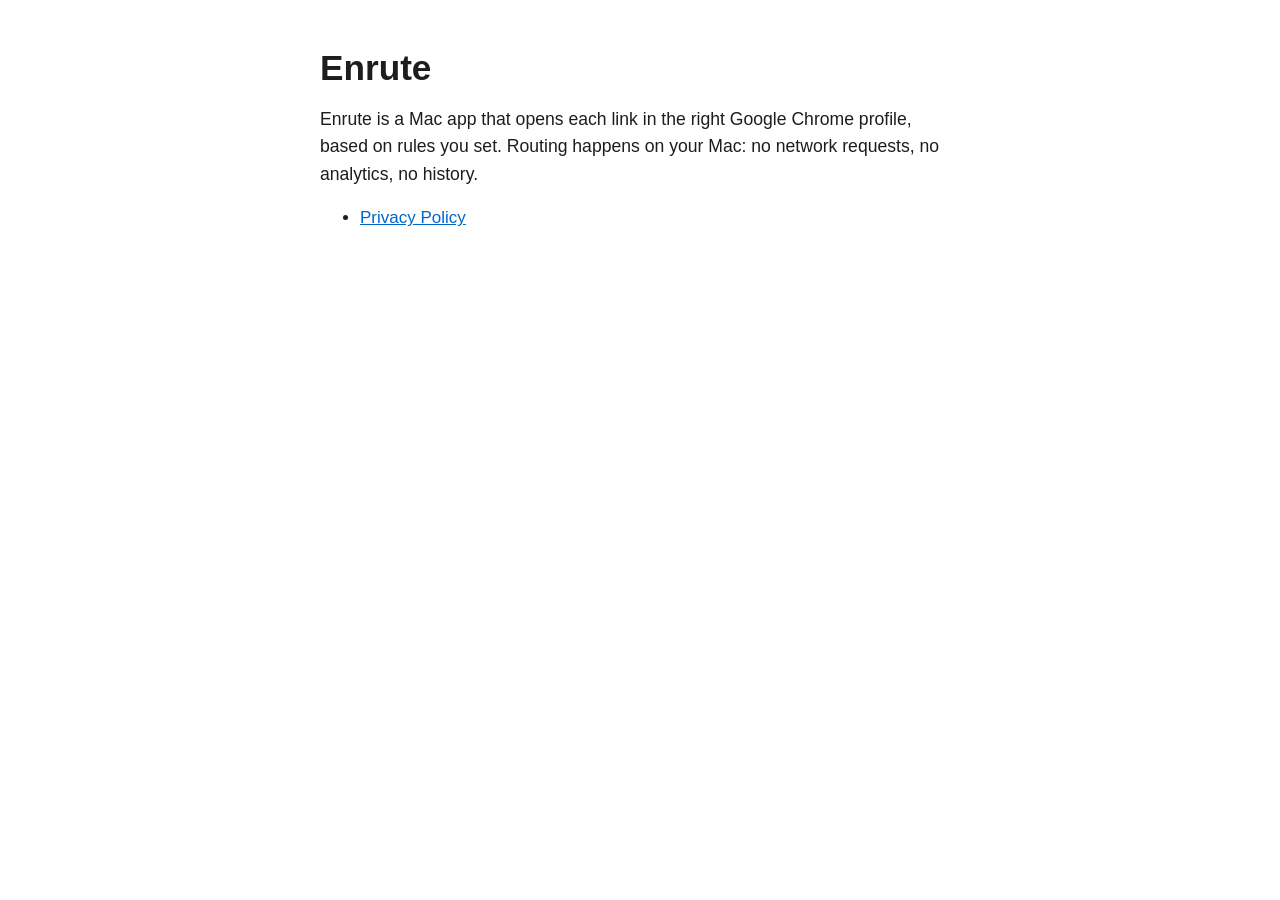
<file: index.html>
<!doctype html>
<html lang="en">
<head>
<meta charset="utf-8">
<meta name="viewport" content="width=device-width, initial-scale=1">
<title>Enrute</title>
<meta name="description" content="Enrute opens each link in the right Google Chrome profile on your Mac.">
<link rel="stylesheet" href="style.css">
</head>
<body>
<main>
<h1>Enrute</h1>
<p class="summary">Enrute is a Mac app that opens each link in the right Google Chrome profile, based on rules you set. Routing happens on your Mac: no network requests, no analytics, no history.</p>
<ul>
<li><a href="privacy/">Privacy Policy</a></li>
</ul>
</main>
</body>
</html>
</file>
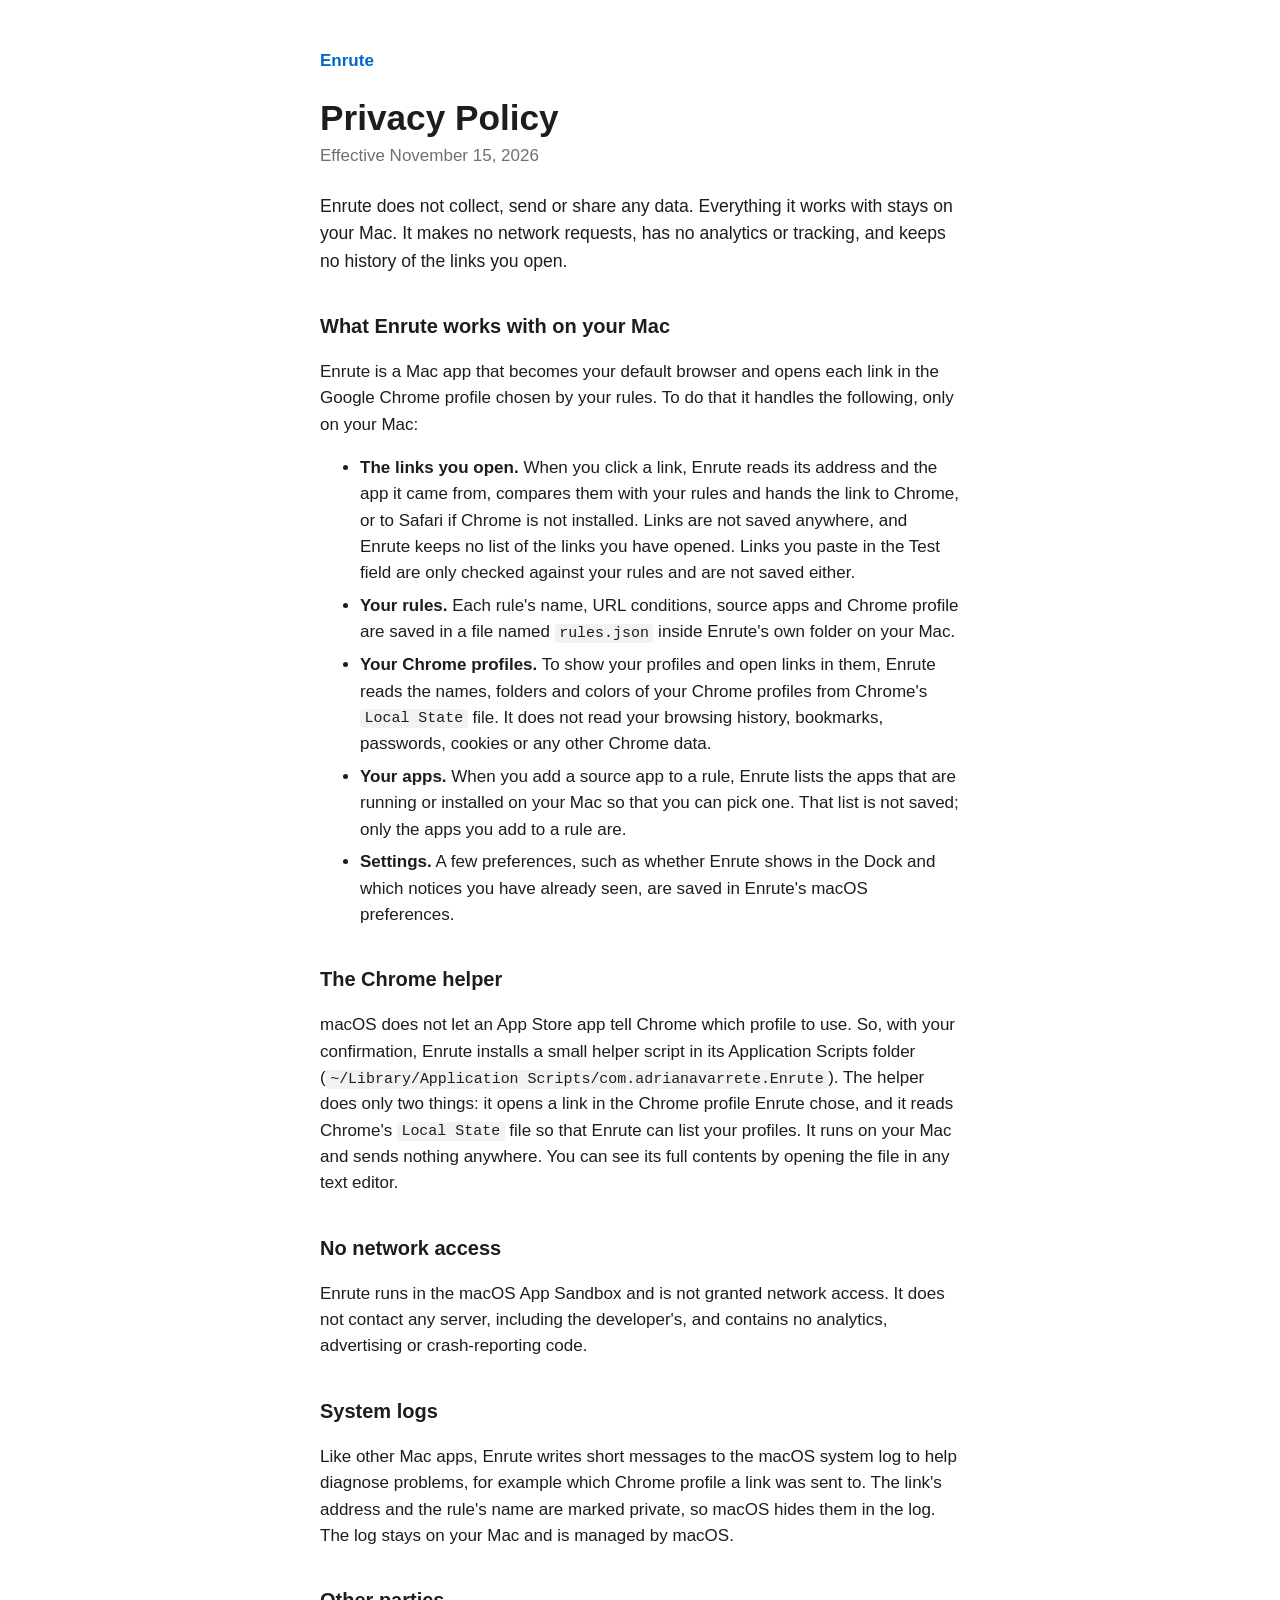
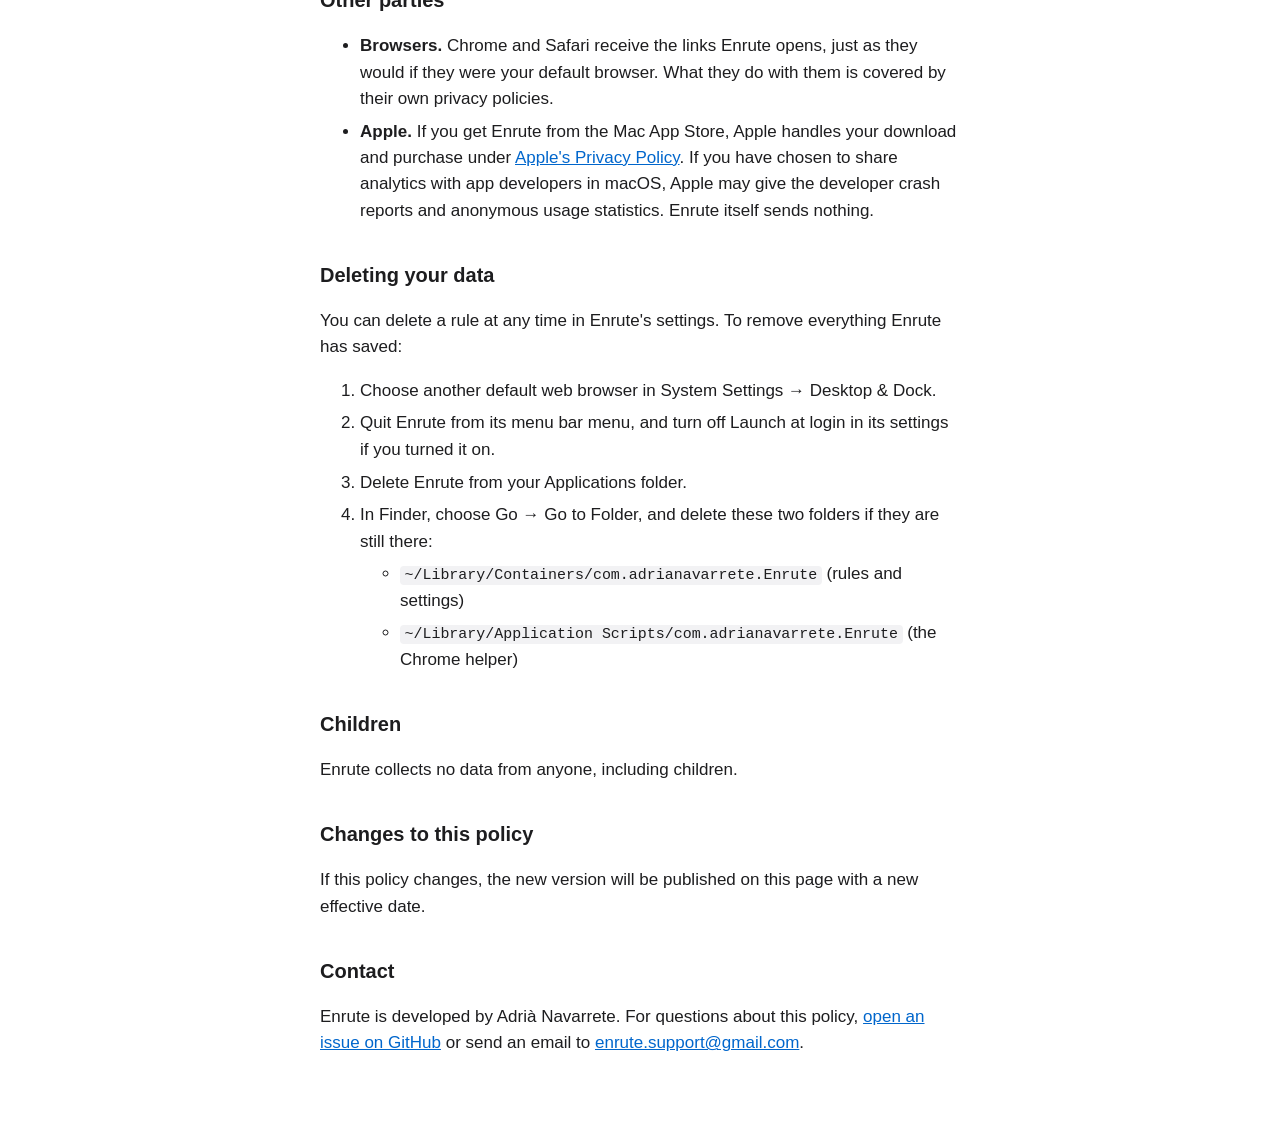
<file: privacy/index.html>
<!doctype html>
<html lang="en">
<head>
<meta charset="utf-8">
<meta name="viewport" content="width=device-width, initial-scale=1">
<title>Enrute Privacy Policy</title>
<meta name="description" content="Enrute routes your links on your Mac. It collects nothing, makes no network requests and keeps no history.">
<link rel="stylesheet" href="../style.css">
</head>
<body>
<main>
<p class="back"><a href="../">Enrute</a></p>
<h1>Privacy Policy</h1>
<p class="meta">Effective November 15, 2026</p>

<p class="summary">Enrute does not collect, send or share any data. Everything it works with stays on your Mac. It makes no network requests, has no analytics or tracking, and keeps no history of the links you open.</p>

<h2>What Enrute works with on your Mac</h2>
<p>Enrute is a Mac app that becomes your default browser and opens each link in the Google Chrome profile chosen by your rules. To do that it handles the following, only on your Mac:</p>
<ul>
<li><strong>The links you open.</strong> When you click a link, Enrute reads its address and the app it came from, compares them with your rules and hands the link to Chrome, or to Safari if Chrome is not installed. Links are not saved anywhere, and Enrute keeps no list of the links you have opened. Links you paste in the Test field are only checked against your rules and are not saved either.</li>
<li><strong>Your rules.</strong> Each rule's name, URL conditions, source apps and Chrome profile are saved in a file named <code>rules.json</code> inside Enrute's own folder on your Mac.</li>
<li><strong>Your Chrome profiles.</strong> To show your profiles and open links in them, Enrute reads the names, folders and colors of your Chrome profiles from Chrome's <code>Local State</code> file. It does not read your browsing history, bookmarks, passwords, cookies or any other Chrome data.</li>
<li><strong>Your apps.</strong> When you add a source app to a rule, Enrute lists the apps that are running or installed on your Mac so that you can pick one. That list is not saved; only the apps you add to a rule are.</li>
<li><strong>Settings.</strong> A few preferences, such as whether Enrute shows in the Dock and which notices you have already seen, are saved in Enrute's macOS preferences.</li>
</ul>

<h2>The Chrome helper</h2>
<p>macOS does not let an App Store app tell Chrome which profile to use. So, with your confirmation, Enrute installs a small helper script in its Application Scripts folder (<code>~/Library/Application Scripts/com.adrianavarrete.Enrute</code>). The helper does only two things: it opens a link in the Chrome profile Enrute chose, and it reads Chrome's <code>Local State</code> file so that Enrute can list your profiles. It runs on your Mac and sends nothing anywhere. You can see its full contents by opening the file in any text editor.</p>

<h2>No network access</h2>
<p>Enrute runs in the macOS App Sandbox and is not granted network access. It does not contact any server, including the developer's, and contains no analytics, advertising or crash-reporting code.</p>

<h2>System logs</h2>
<p>Like other Mac apps, Enrute writes short messages to the macOS system log to help diagnose problems, for example which Chrome profile a link was sent to. The link's address and the rule's name are marked private, so macOS hides them in the log. The log stays on your Mac and is managed by macOS.</p>

<h2>Other parties</h2>
<ul>
<li><strong>Browsers.</strong> Chrome and Safari receive the links Enrute opens, just as they would if they were your default browser. What they do with them is covered by their own privacy policies.</li>
<li><strong>Apple.</strong> If you get Enrute from the Mac App Store, Apple handles your download and purchase under <a href="https://www.apple.com/legal/privacy/">Apple's Privacy Policy</a>. If you have chosen to share analytics with app developers in macOS, Apple may give the developer crash reports and anonymous usage statistics. Enrute itself sends nothing.</li>
</ul>

<h2>Deleting your data</h2>
<p>You can delete a rule at any time in Enrute's settings. To remove everything Enrute has saved:</p>
<ol>
<li>Choose another default web browser in System Settings → Desktop &amp; Dock.</li>
<li>Quit Enrute from its menu bar menu, and turn off Launch at login in its settings if you turned it on.</li>
<li>Delete Enrute from your Applications folder.</li>
<li>In Finder, choose Go → Go to Folder, and delete these two folders if they are still there:
<ul>
<li><code>~/Library/Containers/com.adrianavarrete.Enrute</code> (rules and settings)</li>
<li><code>~/Library/Application Scripts/com.adrianavarrete.Enrute</code> (the Chrome helper)</li>
</ul>
</li>
</ol>

<h2>Children</h2>
<p>Enrute collects no data from anyone, including children.</p>

<h2>Changes to this policy</h2>
<p>If this policy changes, the new version will be published on this page with a new effective date.</p>

<h2>Contact</h2>
<p>Enrute is developed by Adrià Navarrete. For questions about this policy, <a href="https://github.com/adrianavarrete/enrute-site/issues">open an issue on GitHub</a> or send an email to <a href="mailto:enrute.support@gmail.com">enrute.support@gmail.com</a>.</p>
</main>
</body>
</html>
</file>
<file: style.css>
:root {
  color-scheme: light dark;
  --text: #1d1d1f;
  --muted: #6e6e73;
  --bg: #ffffff;
  --accent: #0066cc;
  --code-bg: #f2f2f4;
}

@media (prefers-color-scheme: dark) {
  :root {
    --text: #f5f5f7;
    --muted: #a1a1a6;
    --bg: #1c1c1e;
    --accent: #4da3ff;
    --code-bg: #2c2c2e;
  }
}

* { box-sizing: border-box; }

body {
  margin: 0;
  background: var(--bg);
  color: var(--text);
  font: 17px/1.55 -apple-system, BlinkMacSystemFont, "Helvetica Neue", Helvetica, Arial, sans-serif;
}

main {
  max-width: 42rem;
  margin: 0 auto;
  padding: 3rem 1rem 4rem;
}

h1 { font-size: 2.2rem; line-height: 1.15; margin: 0 0 0.25rem; }
h2 { font-size: 1.25rem; margin: 2.25rem 0 0.5rem; }

a { color: var(--accent); }

.back { margin: 0 0 1.5rem; font-weight: 600; }
.back a { text-decoration: none; }
.meta { color: var(--muted); margin: 0 0 1.5rem; }
.summary { font-size: 1.1rem; }

li { margin: 0.4rem 0; }

code {
  font: 0.88em ui-monospace, SFMono-Regular, Menlo, monospace;
  background: var(--code-bg);
  padding: 0.1em 0.3em;
  border-radius: 4px;
  overflow-wrap: anywhere;
}
</file>
